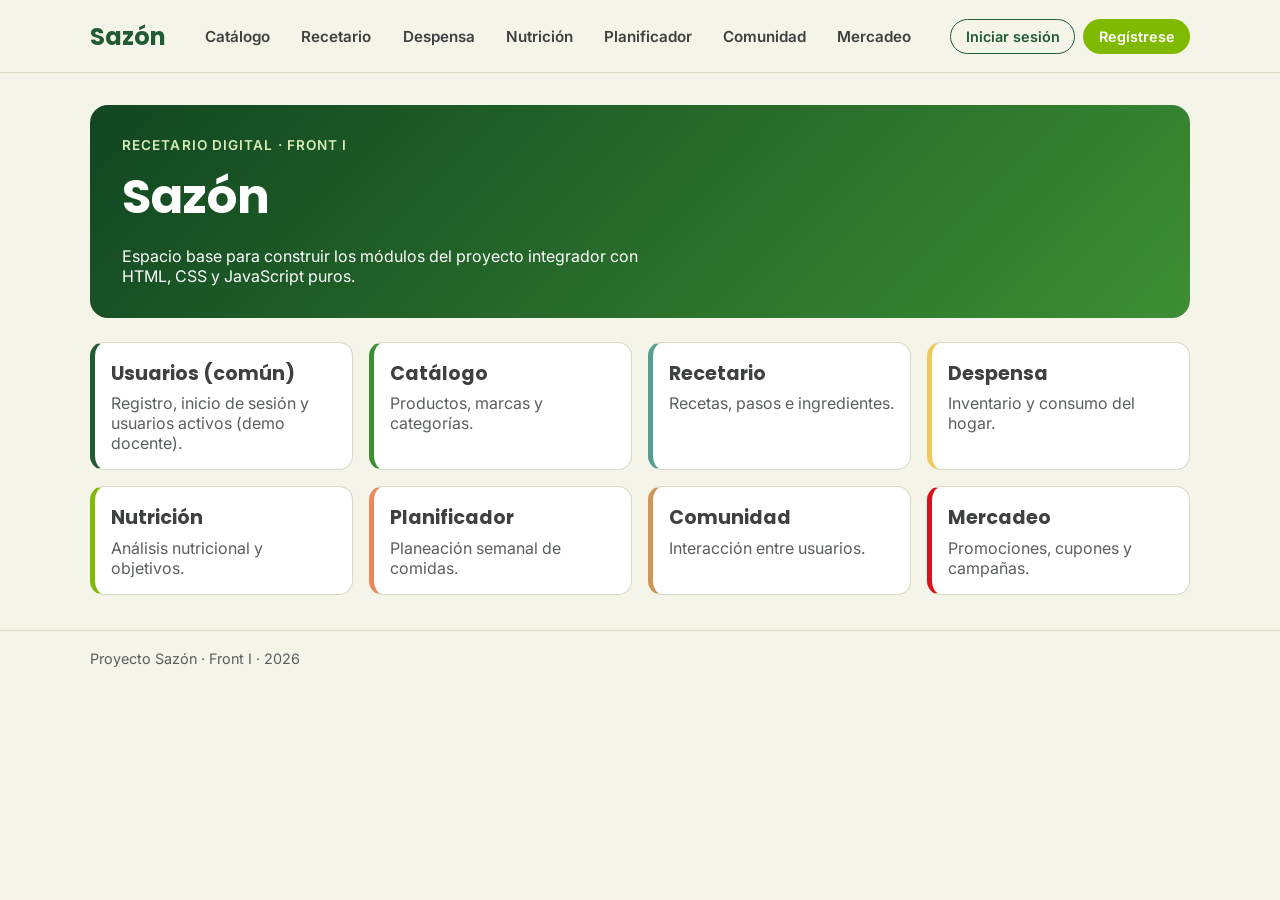
<file: index.html>
<!doctype html>
<html lang="es">
<head>
  <meta charset="utf-8">
  <meta name="viewport" content="width=device-width, initial-scale=1">
  <title>Sazón · Home</title>
  <link rel="stylesheet" href="assets/css/sazon.css">
</head>
<body>
  <header data-layout="header"></header>

  <main class="contenedor" id="contenido-principal">
    <section class="hero">
      <p class="hero-etiqueta">Recetario digital · Front I</p>
      <h1>Sazón</h1>
      <p class="hero-texto">
        Espacio base para construir los módulos del proyecto integrador con HTML, CSS y JavaScript puros.
      </p>
    </section>

    <section class="modulos-grid" aria-label="Acceso a módulos">
      <a class="tarjeta-modulo tarjeta-usuarios" href="modulos/usuarios/index.html">
        <h2>Usuarios (común)</h2>
        <p>Registro, inicio de sesión y usuarios activos (demo docente).</p>
      </a>
      <a class="tarjeta-modulo tarjeta-catalogo" href="modulos/catalogo/index.html">
        <h2>Catálogo</h2>
        <p>Productos, marcas y categorías.</p>
      </a>
      <a class="tarjeta-modulo tarjeta-recetario" href="modulos/recetario/index.html">
        <h2>Recetario</h2>
        <p>Recetas, pasos e ingredientes.</p>
      </a>
      <a class="tarjeta-modulo tarjeta-despensa" href="modulos/despensa/index.html">
        <h2>Despensa</h2>
        <p>Inventario y consumo del hogar.</p>
      </a>
      <a class="tarjeta-modulo tarjeta-nutricion" href="modulos/nutricion/index.html">
        <h2>Nutrición</h2>
        <p>Análisis nutricional y objetivos.</p>
      </a>
      <a class="tarjeta-modulo tarjeta-planificador" href="modulos/planificador/index.html">
        <h2>Planificador</h2>
        <p>Planeación semanal de comidas.</p>
      </a>
      <a class="tarjeta-modulo tarjeta-comunidad" href="modulos/comunidad/index.html">
        <h2>Comunidad</h2>
        <p>Interacción entre usuarios.</p>
      </a>
      <a class="tarjeta-modulo tarjeta-mercadeo" href="modulos/mercadeo/index.html">
        <h2>Mercadeo</h2>
        <p>Promociones, cupones y campañas.</p>
      </a>
    </section>
  </main>

  <footer data-layout="footer"></footer>

  <script src="services/api.config.js"></script>
  <script src="data/usuario.js"></script>
  <script src="data/productos.js"></script>
  <script src="data/recetas.js"></script>
  <script src="assets/js/layout.js"></script>
</body>
</html>
</file>
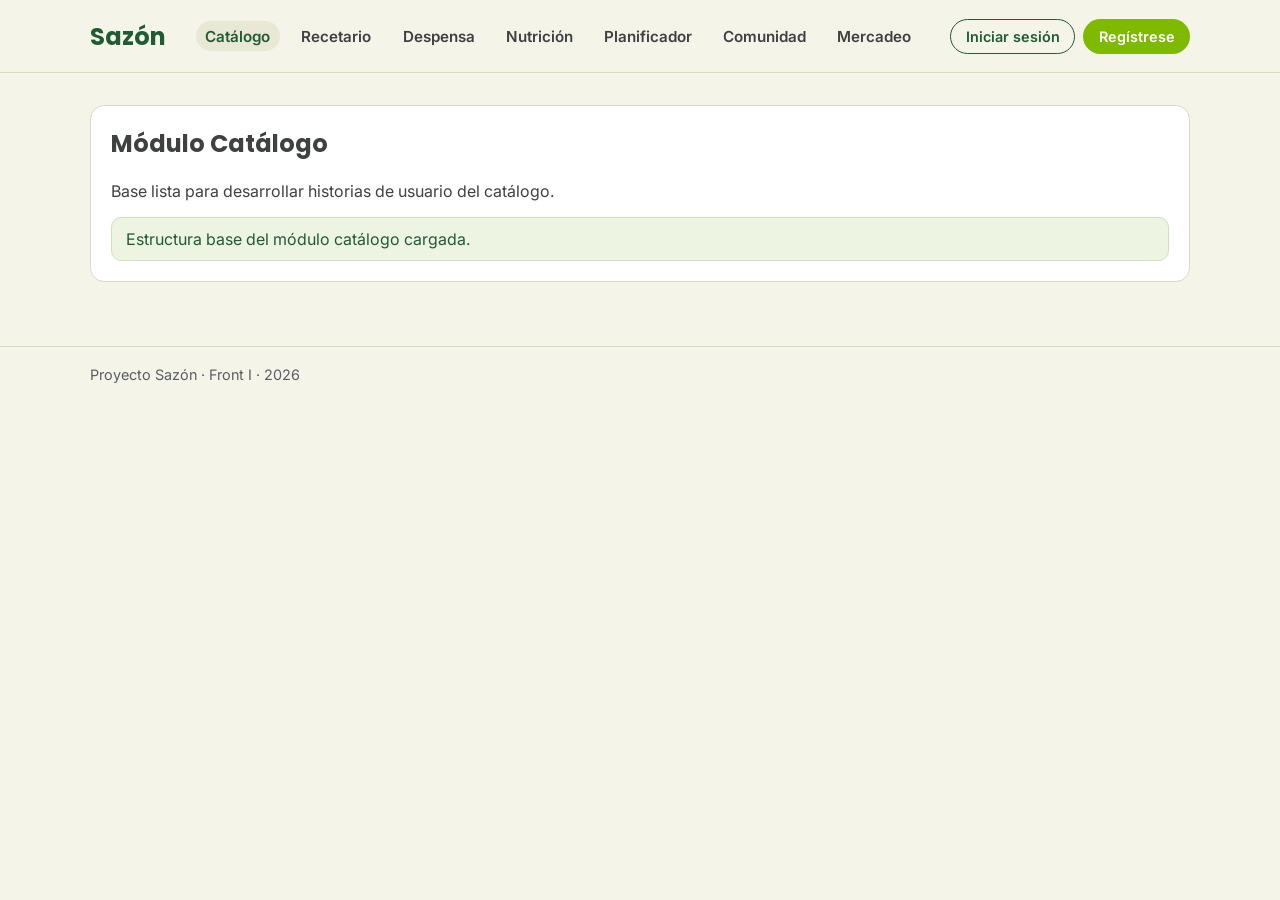
<file: modulos/catalogo/index.html>
<!doctype html>
<html lang="es">
<head>
  <meta charset="utf-8">
  <meta name="viewport" content="width=device-width, initial-scale=1">
  <title>Sazón · Catálogo</title>
  <link rel="stylesheet" href="../../assets/css/sazon.css">
</head>
<body>
  <header data-layout="header"></header>
  <main class="contenedor pagina-modulo">
    <section class="bloque-modulo">
      <h1>Módulo Catálogo</h1>
      <p>Base lista para desarrollar historias de usuario del catálogo.</p>
      <div id="catalogo-estado" class="mensaje-estado" role="status"></div>
    </section>
  </main>
  <footer data-layout="footer"></footer>
  <script src="../../services/api.config.js"></script>
  <script src="../../assets/js/layout.js"></script>
  <script src="servicio.js"></script>
  <script src="index.js"></script>
</body>
</html>
</file>
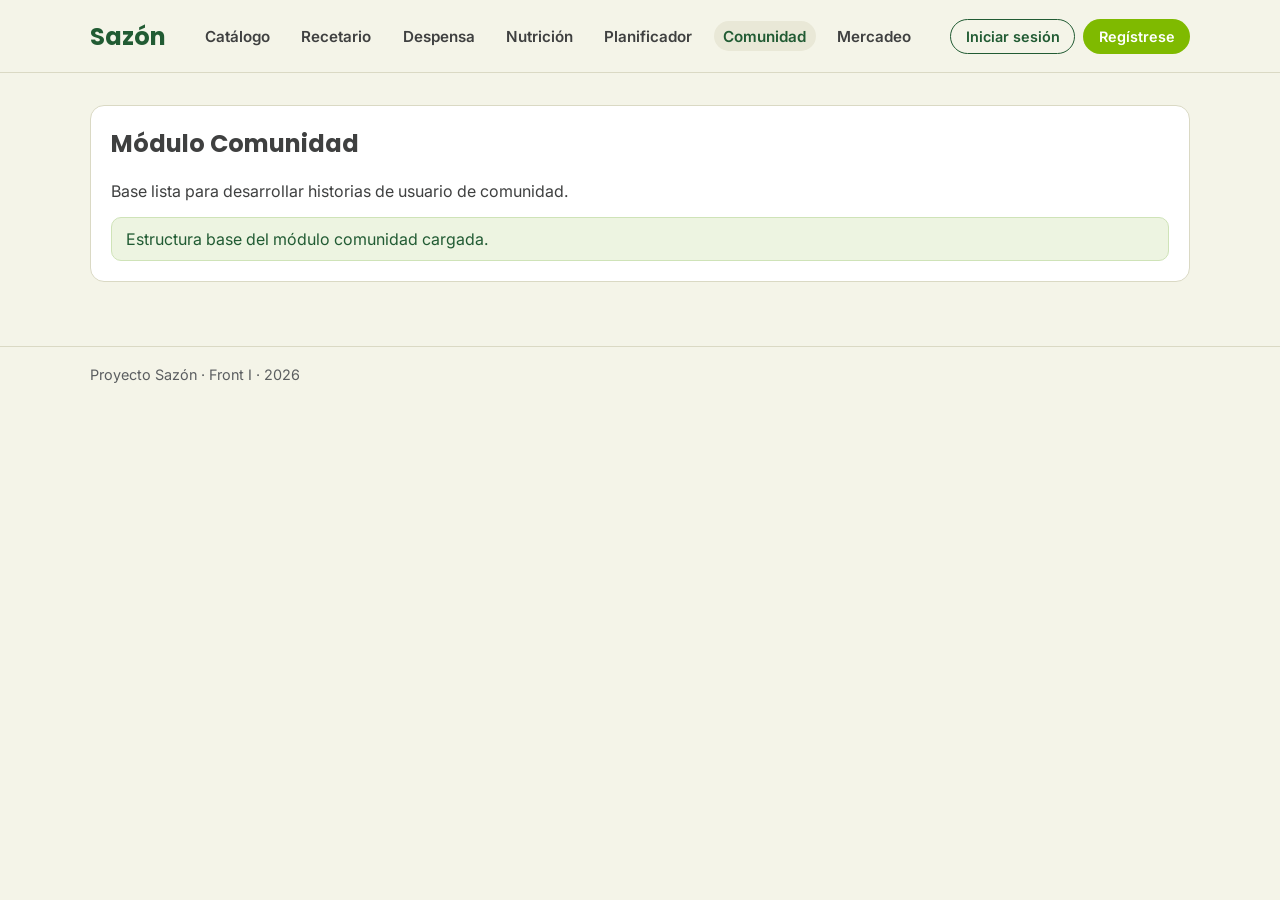
<file: modulos/comunidad/index.html>
<!doctype html>
<html lang="es">
<head>
  <meta charset="utf-8">
  <meta name="viewport" content="width=device-width, initial-scale=1">
  <title>Sazón · Comunidad</title>
  <link rel="stylesheet" href="../../assets/css/sazon.css">
</head>
<body>
  <header data-layout="header"></header>
  <main class="contenedor pagina-modulo">
    <section class="bloque-modulo">
      <h1>Módulo Comunidad</h1>
      <p>Base lista para desarrollar historias de usuario de comunidad.</p>
      <div id="comunidad-estado" class="mensaje-estado" role="status"></div>
    </section>
  </main>
  <footer data-layout="footer"></footer>
  <script src="../../services/api.config.js"></script>
  <script src="../../assets/js/layout.js"></script>
  <script src="servicio.js"></script>
  <script src="index.js"></script>
</body>
</html>
</file>
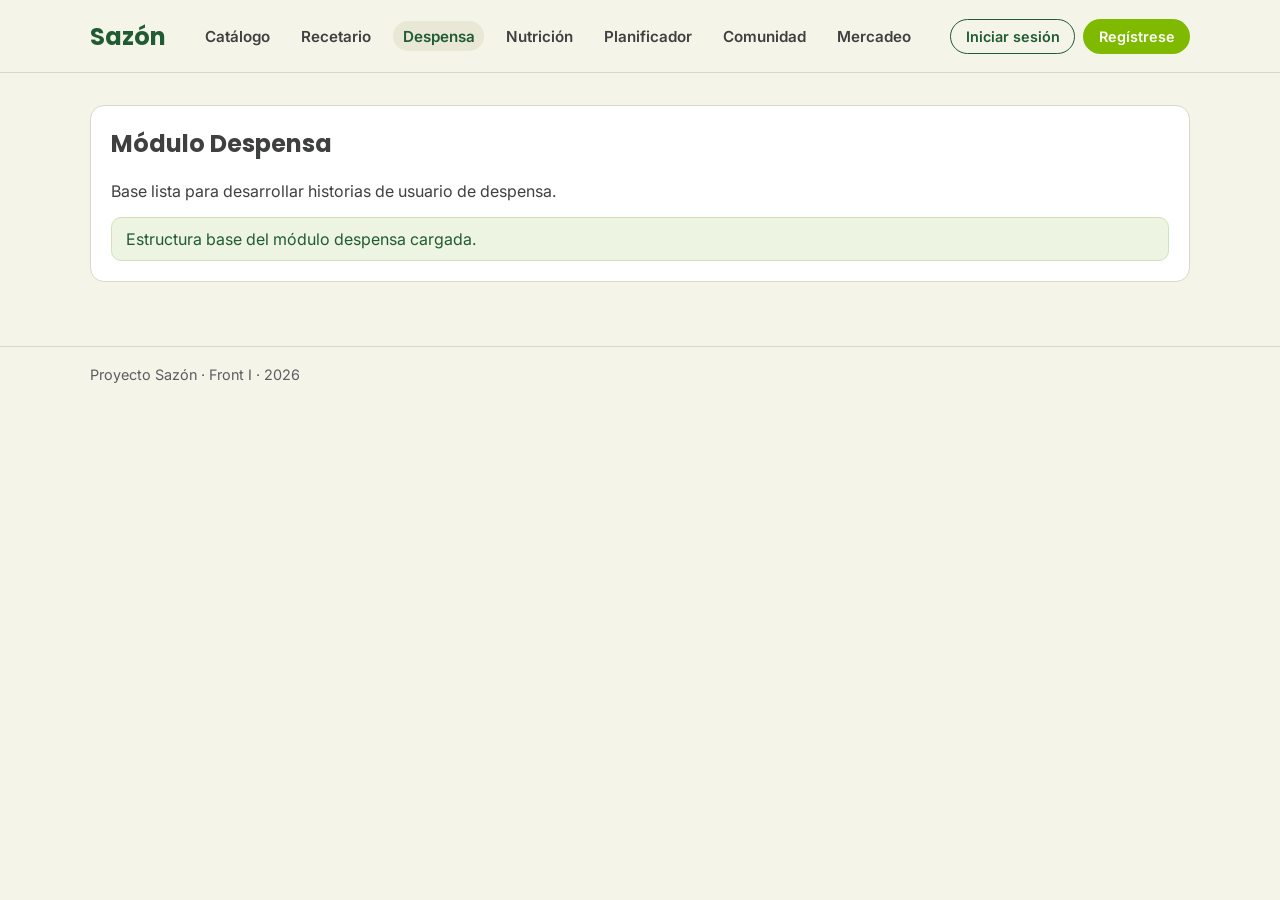
<file: modulos/despensa/index.html>
<!doctype html>
<html lang="es">
<head>
  <meta charset="utf-8">
  <meta name="viewport" content="width=device-width, initial-scale=1">
  <title>Sazón · Despensa</title>
  <link rel="stylesheet" href="../../assets/css/sazon.css">
</head>
<body>
  <header data-layout="header"></header>
  <main class="contenedor pagina-modulo">
    <section class="bloque-modulo">
      <h1>Módulo Despensa</h1>
      <p>Base lista para desarrollar historias de usuario de despensa.</p>
      <div id="despensa-estado" class="mensaje-estado" role="status"></div>
    </section>
  </main>
  <footer data-layout="footer"></footer>
  <script src="../../services/api.config.js"></script>
  <script src="../../assets/js/layout.js"></script>
  <script src="servicio.js"></script>
  <script src="index.js"></script>
</body>
</html>
</file>
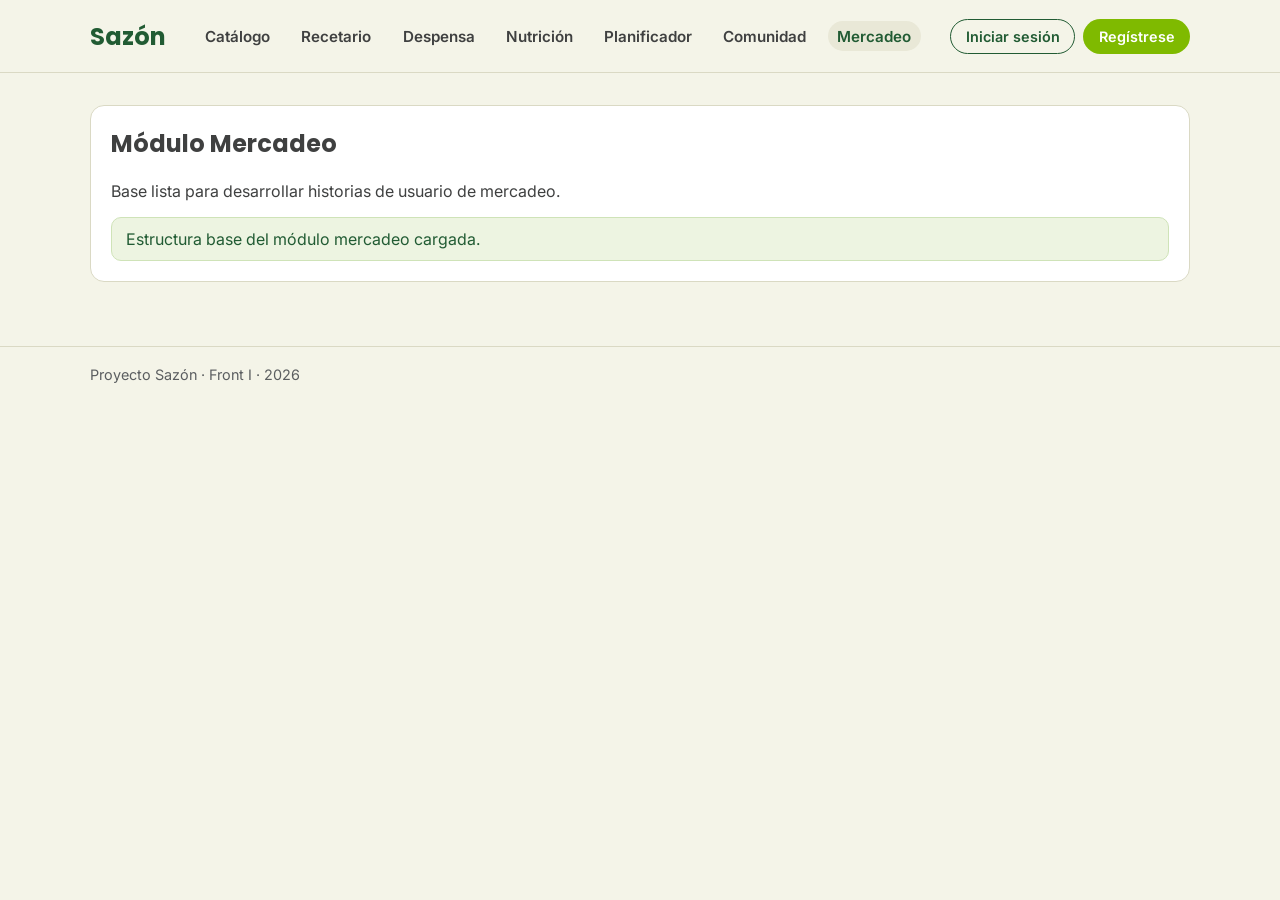
<file: modulos/mercadeo/index.html>
<!doctype html>
<html lang="es">
<head>
  <meta charset="utf-8">
  <meta name="viewport" content="width=device-width, initial-scale=1">
  <title>Sazón · Mercadeo</title>
  <link rel="stylesheet" href="../../assets/css/sazon.css">
</head>
<body>
  <header data-layout="header"></header>
  <main class="contenedor pagina-modulo">
    <section class="bloque-modulo">
      <h1>Módulo Mercadeo</h1>
      <p>Base lista para desarrollar historias de usuario de mercadeo.</p>
      <div id="mercadeo-estado" class="mensaje-estado" role="status"></div>
    </section>
  </main>
  <footer data-layout="footer"></footer>
  <script src="../../services/api.config.js"></script>
  <script src="../../assets/js/layout.js"></script>
  <script src="servicio.js"></script>
  <script src="index.js"></script>
</body>
</html>
</file>
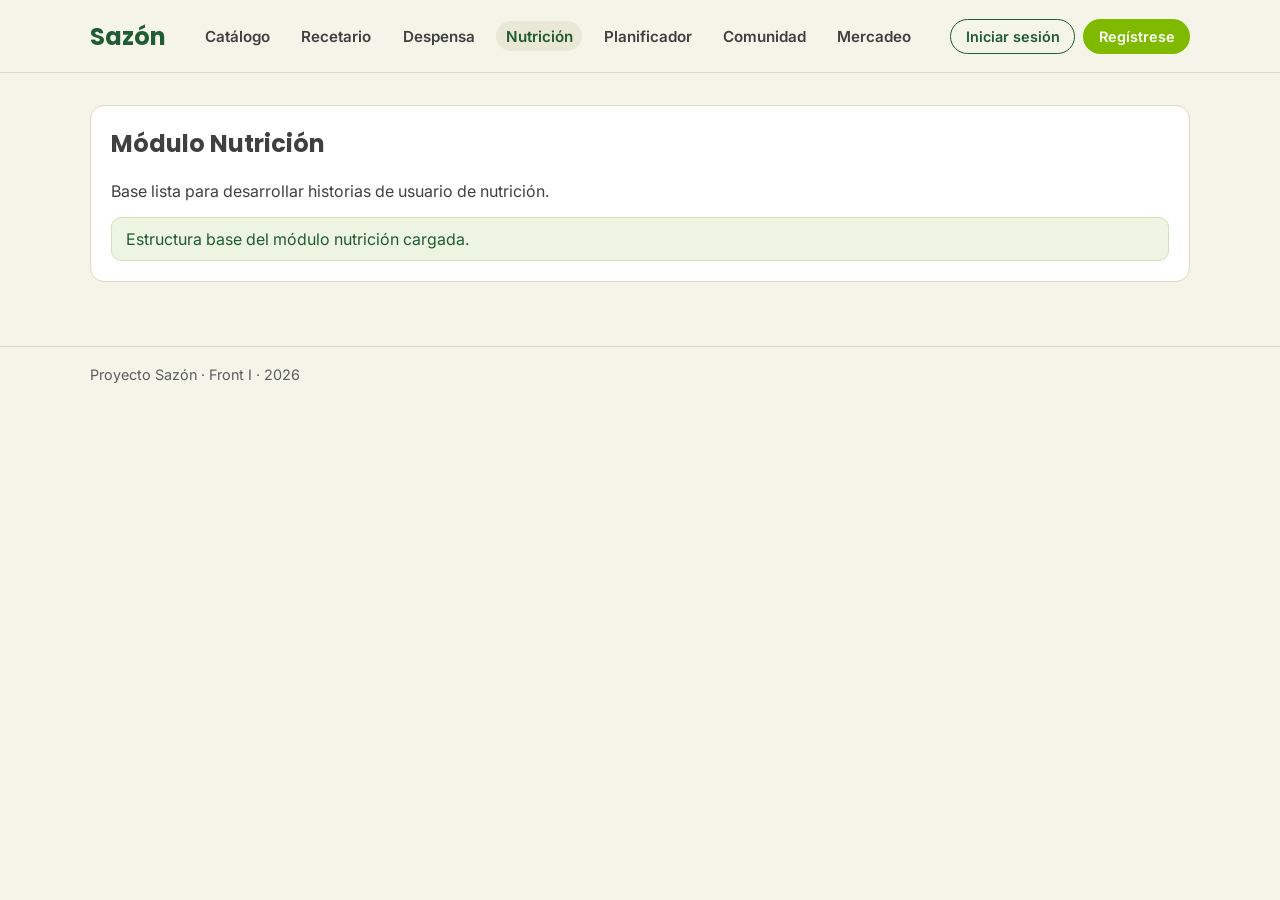
<file: modulos/nutricion/index.html>
<!doctype html>
<html lang="es">
<head>
  <meta charset="utf-8">
  <meta name="viewport" content="width=device-width, initial-scale=1">
  <title>Sazón · Nutrición</title>
  <link rel="stylesheet" href="../../assets/css/sazon.css">
</head>
<body>
  <header data-layout="header"></header>
  <main class="contenedor pagina-modulo">
    <section class="bloque-modulo">
      <h1>Módulo Nutrición</h1>
      <p>Base lista para desarrollar historias de usuario de nutrición.</p>
      <div id="nutricion-estado" class="mensaje-estado" role="status"></div>
    </section>
  </main>
  <footer data-layout="footer"></footer>
  <script src="../../services/api.config.js"></script>
  <script src="../../assets/js/layout.js"></script>
  <script src="servicio.js"></script>
  <script src="index.js"></script>
</body>
</html>
</file>
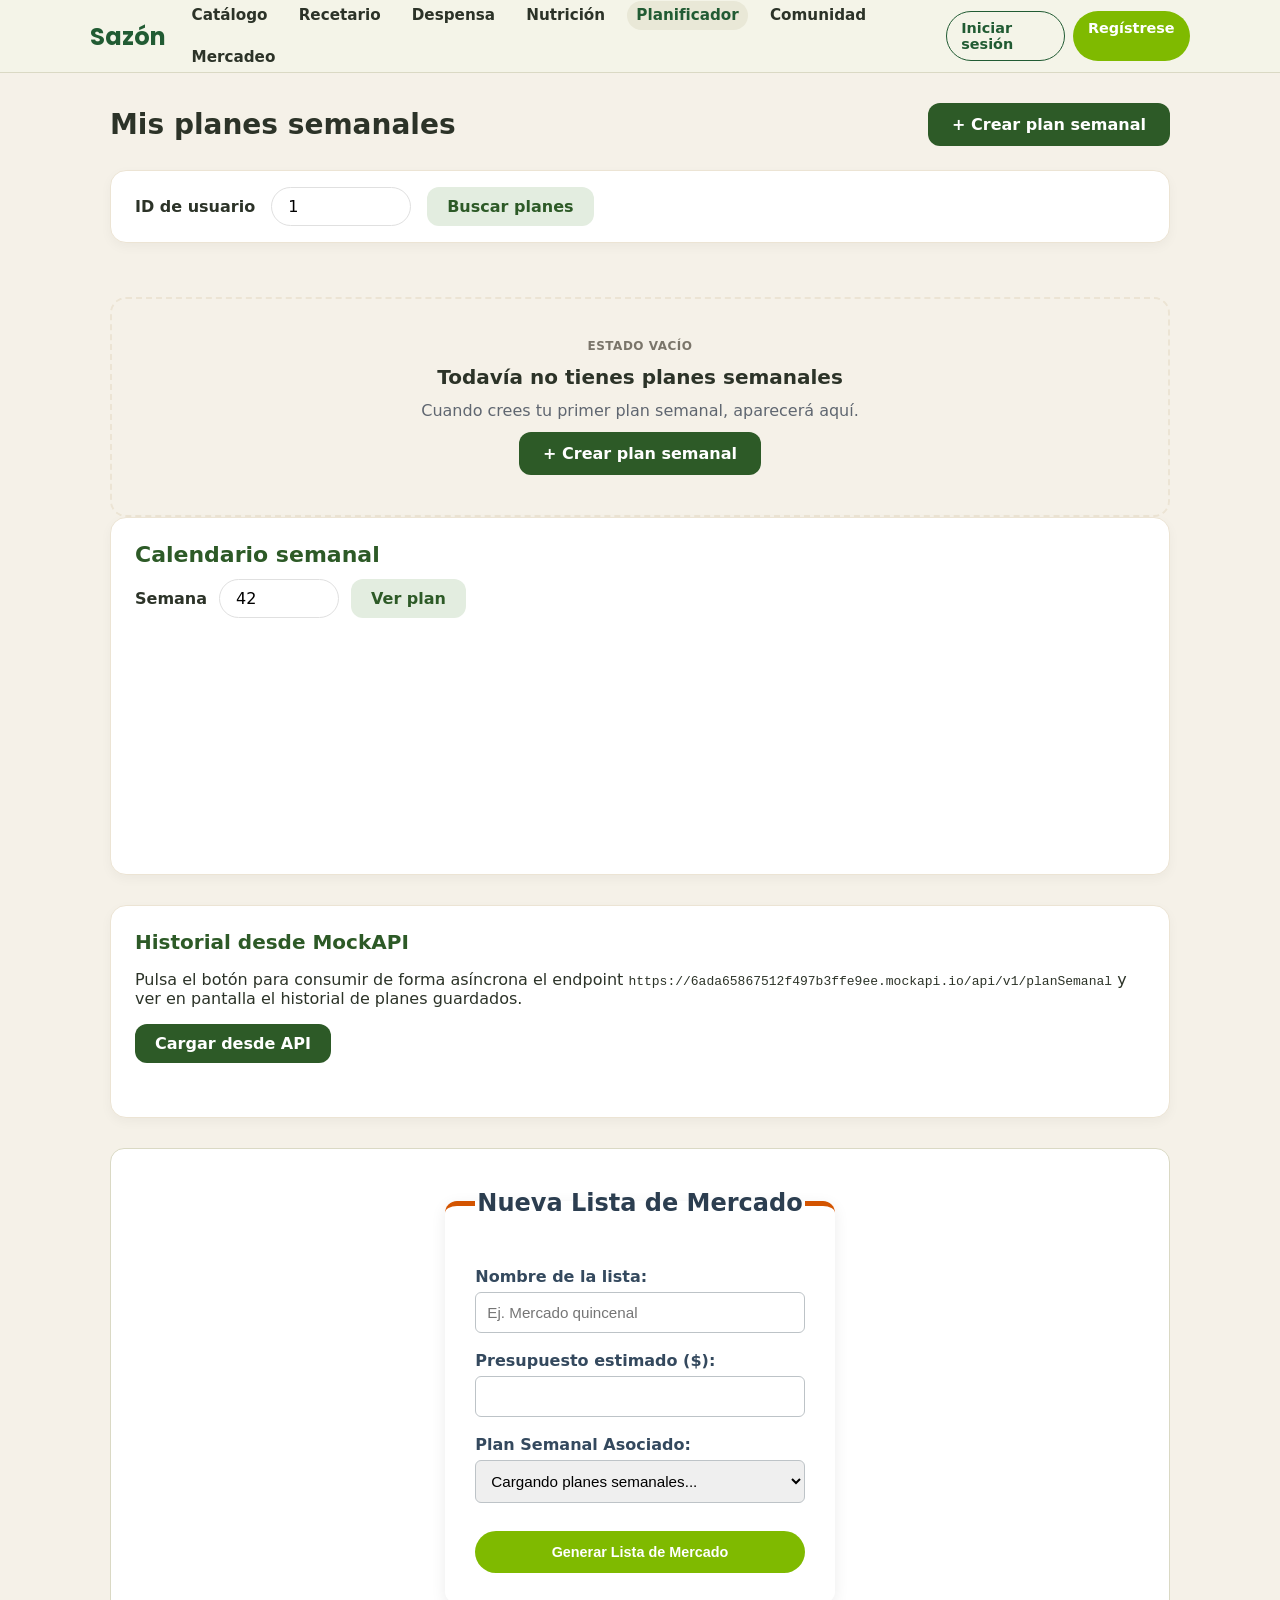
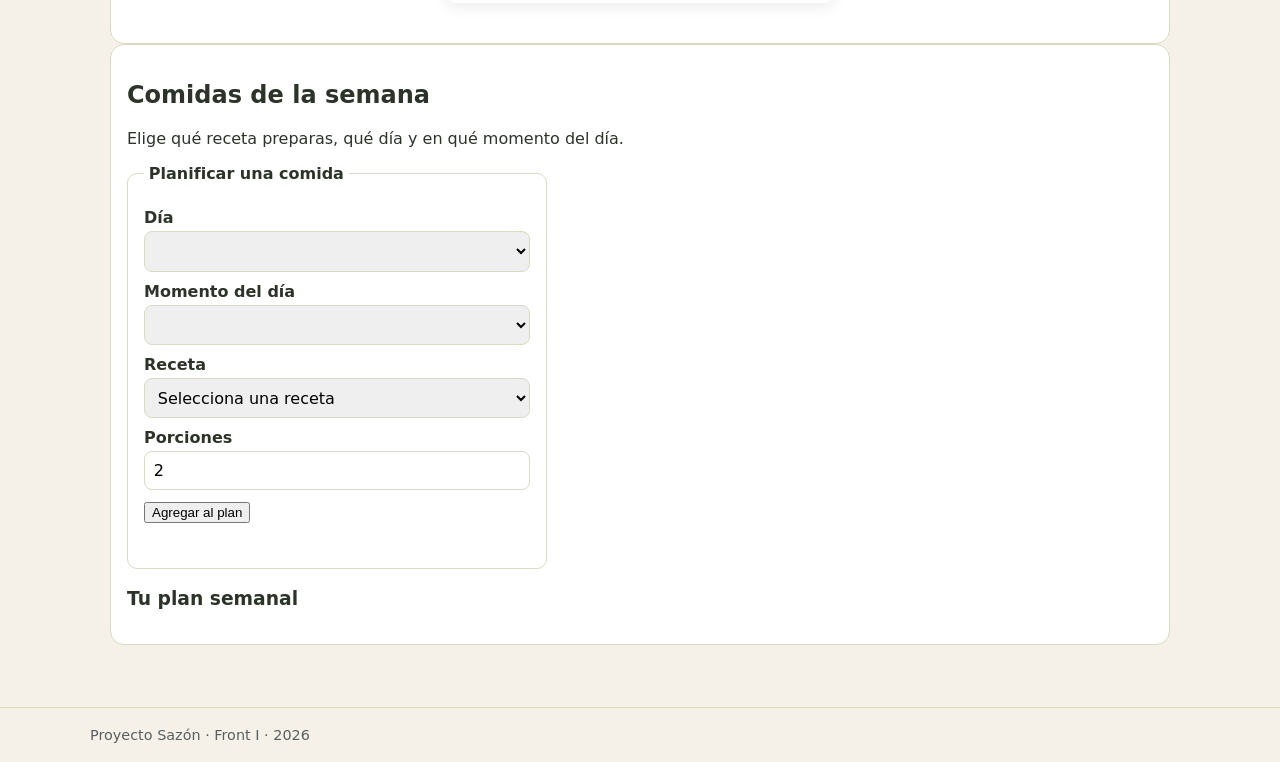
<file: modulos/planificador/index.html>
<!DOCTYPE html>
<html lang="es">
<head>
  <meta charset="UTF-8">
  <meta name="viewport" content="width=device-width, initial-scale=1.0">
  <title>Sazón · Planificador</title>
  <link rel="icon" href="data:,">
  <link rel="stylesheet" href="../../assets/css/sazon.css">
  <link rel="stylesheet" href="planificador.css">
  <link rel="stylesheet" href="PlanSemanal.css">
</head>
<body>
  <header data-layout="header"></header>

  <main class="contenedor pagina-modulo planificador-pagina">
    <div class="planificador-encabezado">
      <h1>Mis planes semanales</h1>
      <button id="planificador-btn-crear" class="btn btn-primario planificador-btn-primario" type="button">+ Crear plan semanal</button>
    </div>

    <form id="planificador-form-filtro" class="bloque-modulo planificador-filtro" novalidate>
      <fieldset class="planificador-fieldset">
        <legend class="planificador-solo-lectores">Buscar planes por usuario</legend>
        <div class="planificador-filtro-fila">
          <label for="planificador-filtro-idusuario" class="planificador-filtro-etiqueta">ID de usuario</label>
          <input id="planificador-filtro-idusuario" name="idUsuario" type="number" min="1" step="1" value="1" placeholder="Ej: 1" aria-describedby="planificador-error-filtro" />
          <button id="planificador-btn-buscar" class="btn planificador-btn-buscar" type="submit">Buscar planes</button>
          <span id="planificador-contador" class="planificador-contador" role="status"></span>
        </div>
        <p id="planificador-error-filtro" class="planificador-error" role="alert"></p>
      </fieldset>
    </form>

    <div id="planificador-lista" class="planificador-grid"></div>

    <section id="planificador-vacio" class="bloque-modulo planificador-estado-vacio" aria-labelledby="planificador-vacio-titulo">
      <span class="planificador-estado-vacio-etiqueta">ESTADO VACÍO</span>
      <h2 id="planificador-vacio-titulo" class="planificador-estado-vacio-titulo">Todavía no tienes planes semanales</h2>
      <p>Cuando crees tu primer plan semanal, aparecerá aquí.</p>
      <button id="planificador-btn-crear-vacio" class="btn btn-primario planificador-btn-primario" type="button">+ Crear plan semanal</button>
    </section>

    <!-- ===== G5-CAL-F01 · inicio · Calendario semanal (HU 5.1.1 / 5.1.2) ===== -->
    <section id="planificador-calendario-semana" class="bloque-modulo planificador-calendario-semana" aria-labelledby="planificador-calendario-titulo">
      <header class="planificador-calendario-encabezado">
        <h2 id="planificador-calendario-titulo" class="planificador-calendario-titulo">Calendario semanal</h2>
        <form id="planificador-form-semana" class="planificador-form-semana" novalidate>
          <label for="planificador-input-semana" class="planificador-filtro-etiqueta">Semana</label>
          <input id="planificador-input-semana" name="semana" type="number" min="1" max="53" step="1" value="42" placeholder="Ej: 42" aria-describedby="planificador-error-semana" />
          <button id="planificador-btn-ver-semana" class="btn planificador-btn-buscar" type="submit">Ver plan</button>
          <span id="planificador-semana-estado" class="planificador-contador" role="status"></span>
        </form>
        <p id="planificador-error-semana" class="planificador-error" role="alert"></p>
      </header>
      <div id="planificador-calendario-contenido" class="planificador-calendario-contenido" aria-live="polite"></div>
    </section>
    <!-- ===== G5-CAL-F01 · fin ===== -->

    <!-- ===== G5-API · Historial desde MockAPI ===== -->
    <section id="planificador-api-captura" class="bloque-modulo planificador-api-captura" aria-labelledby="planificador-api-captura-titulo">
      <header class="planificador-api-captura-encabezado">
        <h2 id="planificador-api-captura-titulo" class="planificador-api-captura-titulo">Historial desde MockAPI</h2>
        <span id="planificador-api-captura-estado" class="planificador-api-captura-estado" role="status"></span>
      </header>
      <p class="planificador-api-captura-descripcion">
        Pulsa el botón para consumir de forma asíncrona el endpoint
        <code>https://6ada65867512f497b3ffe9ee.mockapi.io/api/v1/planSemanal</code>
        y ver en pantalla el historial de planes guardados.
      </p>
      <button id="planificador-btn-cargar-api" class="btn planificador-btn-cargar-api" type="button">Cargar desde API</button>
      <div id="planificador-api-captura-lista" class="planificador-grid"></div>
    </section>

    <!-- ===== G5-LIS · Lista de Mercado (Samudio) ===== -->
    <section class="bloque-modulo listamercado-contenedor">
      <form id="listamercado-form">
        <fieldset class="listamercado-fieldset">
          <legend class="listamercado-legend">Nueva Lista de Mercado</legend>
          <div class="listamercado-grupo-form">
            <label for="listamercado-nombre" class="listamercado-label">Nombre de la lista:</label>
            <input type="text" id="listamercado-nombre" name="nombre" required placeholder="Ej. Mercado quincenal" class="listamercado-input">
          </div>
          <div class="listamercado-grupo-form">
            <label for="listamercado-presupuesto" class="listamercado-label">Presupuesto estimado ($):</label>
            <input type="number" id="listamercado-presupuesto" name="presupuesto" required min="0" step="1000" class="listamercado-input">
          </div>
          <div class="listamercado-grupo-form">
            <label for="listamercado-idPlanSemanal" class="listamercado-label">Plan Semanal Asociado:</label>
            <select id="listamercado-idPlanSemanal" name="idPlanSemanal" required class="listamercado-select">
              <option value="">Cargando planes semanales...</option>
            </select>
          </div>
          <button type="submit" class="btn btn-primario listamercado-btn">Generar Lista de Mercado</button>
        </fieldset>
      </form>
      <div id="listamercado-mensaje" class="listamercado-oculto"></div>
    </section>
  

    <!-- ===== G5-COM · ComidaPlanificada · inicio ===== -->
    <section class="bloque-modulo planificador" aria-labelledby="tituloComidas">
      <h2 id="tituloComidas">Comidas de la semana</h2>
      <p>Elige qué receta preparas, qué día y en qué momento del día.</p>

      <form id="formComida" class="planificador-form" novalidate>
        <fieldset>
          <legend>Planificar una comida</legend>

          <label for="diaSemana">Día</label>
          <select id="diaSemana" name="díaSemana" required></select>

          <label for="tipoComida">Momento del día</label>
          <select id="tipoComida" name="tipoComida" required></select>

          <label for="idReceta">Receta</label>
          <select id="idReceta" name="idReceta" required>
            <option value="">Selecciona una receta</option>
          </select>

          <label for="porciones">Porciones</label>
          <input id="porciones" name="porciones" type="number" min="1" max="20" value="2" required>

          <button type="submit">Agregar al plan</button>
          <p id="mensaje" class="planificador-mensaje" role="status" aria-live="polite"></p>
        </fieldset>
      </form>

      <h3 id="tituloSemana">Tu plan semanal</h3>
      <div id="semana" class="semana" aria-labelledby="tituloSemana"></div>
    </section>
    <!-- ===== G5-COM · ComidaPlanificada · fin ===== -->

    <dialog id="planificador-modal-plan" class="planificador-modal" aria-labelledby="planificador-modal-titulo">
      <form id="planificador-form-plan" novalidate>
        <h2 id="planificador-modal-titulo" class="planificador-modal-titulo">Crear plan semanal</h2>
        <input type="hidden" id="planificador-id" name="id" />
        <fieldset class="planificador-fieldset">
          <legend class="planificador-legend">Datos del plan semanal</legend>
          <div class="planificador-grupo">
            <label for="planificador-idusuario">ID de usuario <span aria-hidden="true">*</span></label>
            <input id="planificador-idusuario" name="idUsuario" type="number" min="1" step="1" placeholder="Ej: 1" required aria-describedby="planificador-error-idusuario" />
            <p id="planificador-error-idusuario" class="planificador-error" role="alert"></p>
          </div>
          <div class="planificador-grupo">
            <label for="planificador-nombre">Nombre del plan <span aria-hidden="true">*</span></label>
            <input id="planificador-nombre" name="nombre" type="text" placeholder="Ej: Mi menú semanal" required aria-describedby="planificador-error-nombre" />
            <p id="planificador-error-nombre" class="planificador-error" role="alert"></p>
          </div>
          <div class="planificador-fila">
            <div class="planificador-grupo">
              <label for="planificador-fecha-inicio">Fecha de inicio <span aria-hidden="true">*</span></label>
              <input id="planificador-fecha-inicio" name="fechaInicio" type="date" required aria-describedby="planificador-error-fecha-inicio" />
              <p id="planificador-error-fecha-inicio" class="planificador-error" role="alert"></p>
            </div>
            <div class="planificador-grupo">
              <label for="planificador-fecha-fin">Fecha de finalización <span aria-hidden="true">*</span></label>
              <input id="planificador-fecha-fin" name="fechaFin" type="date" required aria-describedby="planificador-error-fecha-fin" />
              <p id="planificador-error-fecha-fin" class="planificador-error" role="alert"></p>
            </div>
          </div>
          <div class="planificador-grupo">
            <label for="planificador-semana">Semana del año (opcional)</label>
            <input id="planificador-semana" name="semana" type="number" min="1" max="53" step="1" placeholder="Vacío = calcular desde fecha de inicio" aria-describedby="planificador-error-semana-plan" />
            <p id="planificador-error-semana-plan" class="planificador-error" role="alert"></p>
          </div>
          <div class="planificador-grupo">
            <label for="planificador-activo">Estado del plan <span aria-hidden="true">*</span></label>
            <select id="planificador-activo" name="activo" required aria-describedby="planificador-error-activo">
              <option value="true">Activo</option>
              <option value="false">Inactivo</option>
            </select>
            <p id="planificador-error-activo" class="planificador-error" role="alert"></p>
          </div>
        </fieldset>
        <p id="planificador-error-general" class="planificador-error planificador-error-general" role="alert"></p>
        <div class="planificador-modal-acciones">
          <button id="planificador-btn-cancelar" class="btn planificador-btn-secundario" type="button">Cancelar</button>
          <button id="planificador-btn-guardar" class="btn btn-primario planificador-btn-primario" type="submit">Guardar plan</button>
        </div>
      </form>
    </dialog>

    <dialog id="planificador-modal-detalle" class="planificador-modal" aria-labelledby="planificador-modal-detalle-titulo">
      <h2 id="planificador-modal-detalle-titulo" class="planificador-modal-titulo">Detalle del plan semanal</h2>
      <dl id="planificador-detalle" class="planificador-detalle"></dl>
      <div class="planificador-modal-acciones">
        <button id="planificador-btn-cerrar-detalle" class="btn planificador-btn-secundario" type="button">Cerrar</button>
      </div>
    </dialog>

    <div id="planificador-mensaje-exito" class="planificador-alerta-exito" role="status" aria-live="polite"></div>
    <div id="planificador-mensaje-error" class="planificador-alerta-error" role="alert"></div>
  </main>

  <footer data-layout="footer"></footer>

  <script src="../../services/api.config.js"></script>
  <script src="../../assets/js/layout.js"></script>
  <script src="../../data/recetas.js"></script>
  <script src="../../data/planificador.js"></script>
  <script src="servicio.js" charset="utf-8"></script>
  <script src="comidaplanificada.servicio.js"></script>
  <script src="index.js" charset="utf-8"></script>
</body>
</html>
</file>
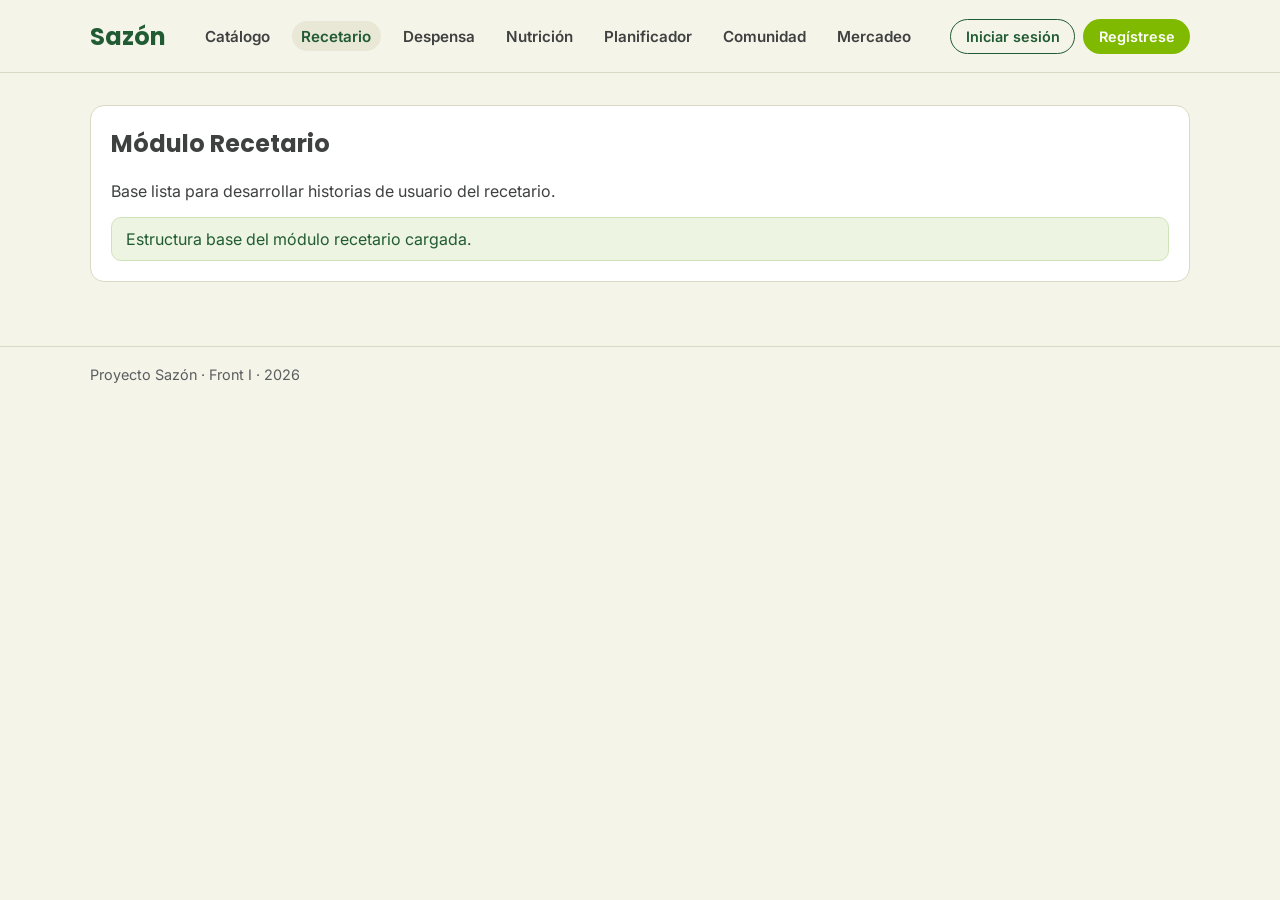
<file: modulos/recetario/index.html>
<!doctype html>
<html lang="es">
<head>
  <meta charset="utf-8">
  <meta name="viewport" content="width=device-width, initial-scale=1">
  <title>Sazón · Recetario</title>
  <link rel="stylesheet" href="../../assets/css/sazon.css">
</head>
<body>
  <header data-layout="header"></header>
  <main class="contenedor pagina-modulo">
    <section class="bloque-modulo">
      <h1>Módulo Recetario</h1>
      <p>Base lista para desarrollar historias de usuario del recetario.</p>
      <div id="recetario-estado" class="mensaje-estado" role="status"></div>
    </section>
  </main>
  <footer data-layout="footer"></footer>
  <script src="../../services/api.config.js"></script>
  <script src="../../assets/js/layout.js"></script>
  <script src="servicio.js"></script>
  <script src="index.js"></script>
</body>
</html>
</file>
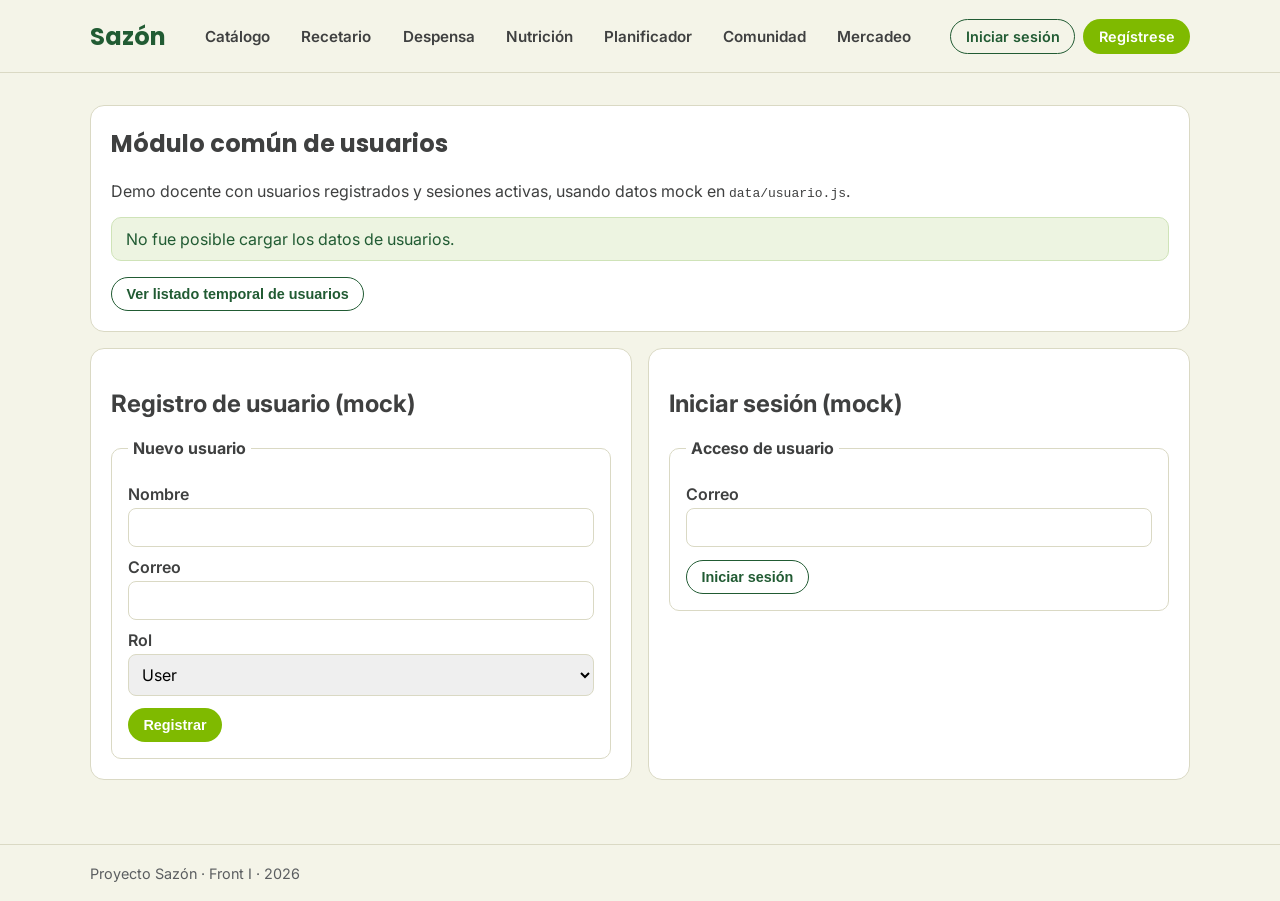
<file: modulos/usuarios/index.html>
<!doctype html>
<html lang="es">
<head>
  <meta charset="utf-8">
  <meta name="viewport" content="width=device-width, initial-scale=1">
  <title>Sazón · Usuarios</title>
  <link rel="stylesheet" href="../../assets/css/sazon.css">
  <link rel="stylesheet" href="usuarios.css">
</head>
<body>
  <header data-layout="header"></header>

  <main class="contenedor pagina-modulo">
    <section class="bloque-modulo">
      <h1>Módulo común de usuarios</h1>
      <p>Demo docente con usuarios registrados y sesiones activas, usando datos mock en <code>data/usuario.js</code>.</p>
      <p id="usuarios-alerta" class="mensaje-estado" role="status"></p>
      <button id="toggle-listado-usuarios" class="btn btn-secundario" type="button" aria-expanded="false">
        Ver listado temporal de usuarios
      </button>
    </section>

    <section id="panel-listado-usuarios" class="usuarios-paneles usuarios-paneles-oculto" aria-label="Panel de usuarios">
      <article class="usuarios-columna">
        <h2>Usuarios registrados</h2>
        <div class="tabla-contenedor">
          <table class="usuarios-tabla">
            <caption>Listado de usuarios creados</caption>
            <thead>
              <tr>
                <th scope="col">ID</th>
                <th scope="col">Nombre</th>
                <th scope="col">Correo</th>
                <th scope="col">Rol</th>
              </tr>
            </thead>
            <tbody id="usuarios-registrados-body"></tbody>
          </table>
        </div>
      </article>

      <article class="usuarios-columna">
        <h2>Usuarios logeados</h2>
        <div id="usuarios-logeados-lista" class="sesiones-lista"></div>
      </article>
    </section>

    <section class="usuarios-formularios" aria-label="Formulario de usuarios">
      <article class="bloque-modulo">
        <h2 id="registro">Registro de usuario (mock)</h2>
        <form id="form-registro">
          <fieldset>
            <legend>Nuevo usuario</legend>
            <label for="registro-nombre">Nombre</label>
            <input id="registro-nombre" name="nombreUsuario" type="text" required>

            <label for="registro-correo">Correo</label>
            <input id="registro-correo" name="correo" type="email" required>

            <label for="registro-rol">Rol</label>
            <select id="registro-rol" name="rol" required>
              <option value="user">User</option>
              <option value="admin">Admin</option>
            </select>

            <button class="btn btn-primario" type="submit">Registrar</button>
          </fieldset>
        </form>
      </article>

      <article class="bloque-modulo">
        <h2 id="login">Iniciar sesión (mock)</h2>
        <form id="form-login">
          <fieldset>
            <legend>Acceso de usuario</legend>
            <label for="login-correo">Correo</label>
            <input id="login-correo" name="correo" type="email" required>
            <button class="btn btn-secundario" type="submit">Iniciar sesión</button>
          </fieldset>
        </form>
      </article>
    </section>
  </main>

  <footer data-layout="footer"></footer>

  <script src="../../services/api.config.js"></script>
  <script src="../../data/usuario.js"></script>
  <script src="usuario.servicio.js"></script>
  <script src="../../assets/js/layout.js"></script>
  <script src="index.js"></script>
</body>
</html>
</file>
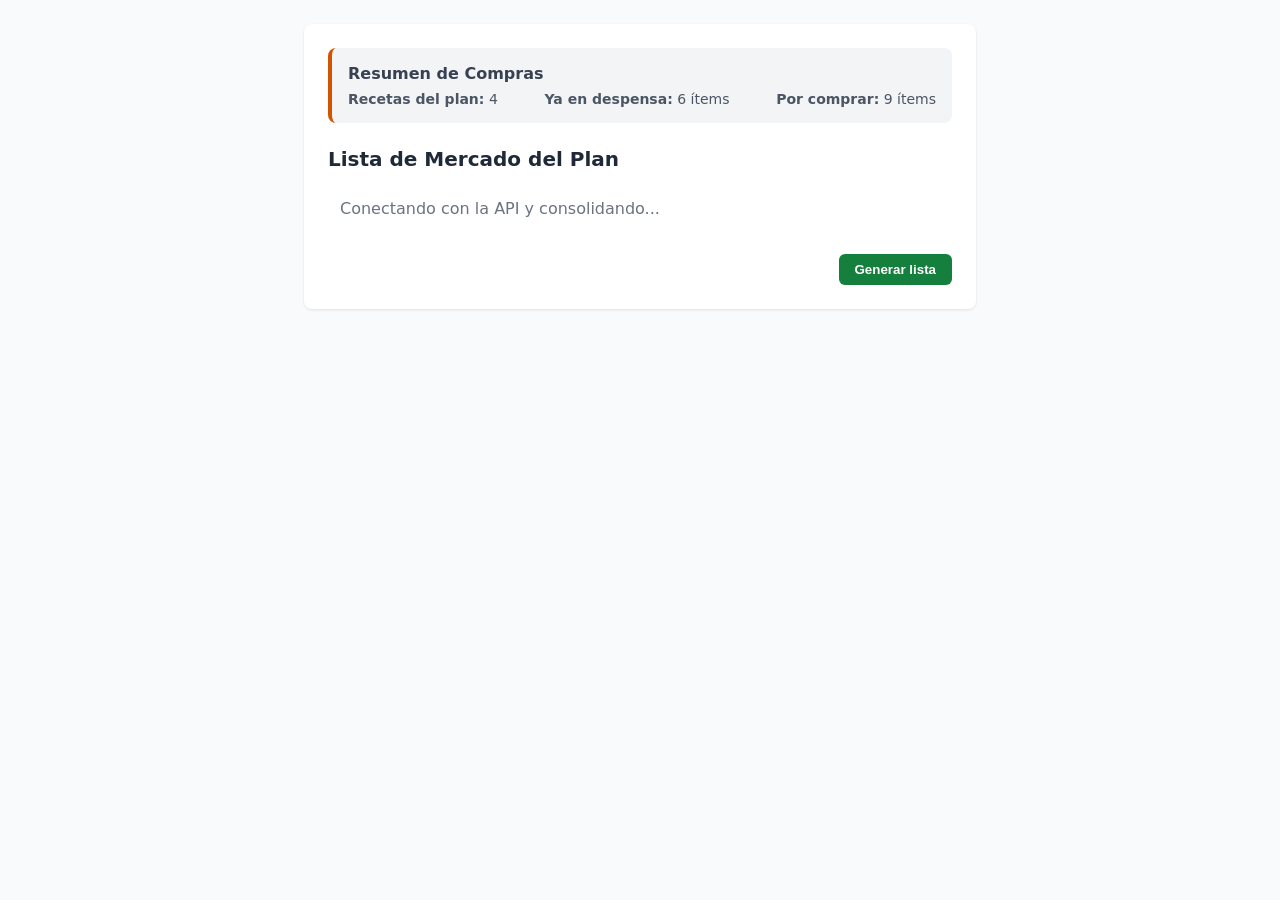
<file: lista-mercado.html>
<!DOCTYPE html>
<html lang="es">
<head>
    <meta charset="UTF-8">
    <meta name="viewport" content="width=device-width, initial-scale=1.0">
    <title>Lista de Mercado Generada</title>
        <link rel="stylesheet" href="assets/css/sazon.css">
    <style>
        body { background-color: #f9fafb; font-family: system-ui, -apple-system, sans-serif; padding: 1.5rem; color: #1f2937; }
        main { max-width: 42rem; margin: 0 auto; background: #ffffff; padding: 1.5rem; border-radius: 0.5rem; box-shadow: 0 1px 3px rgba(0,0,0,0.1); }
        h2 { font-size: 1.25rem; font-weight: bold; margin-bottom: 1rem; color: #1f2937; }
        ul { list-style: disc; padding-left: 1.25rem; display: flex; flex-direction: column; gap: 0.5rem; }
        .btn-generar { background-color: #15803d; color: white; font-weight: bold; padding: 0.5rem 1rem; border-radius: 0.375rem; border: none; cursor: pointer; transition: background-color 0.2s; }
        .btn-generar:hover { background-color: #166534; }
        .contenedor-btn { margin-top: 1.5rem; text-align: right; }
        .alerta { margin-top: 1rem; padding: 0.75rem; background-color: #dcfce7; color: #166534; border: 1px solid #bbf7d0; border-radius: 0.375rem; text-align: center; font-weight: 600; }
        .hidden { display: none !important; }
                /* ===== G5-CHK · inicio ===== */
        #contenedor-lista-mercado { list-style: none; padding-left: 0; }

        .planificador-lista-item {
            display: flex;
            align-items: center;
            gap: 0.75rem;
            padding: 0.75rem;
            background: var(--card);
            border: 1px solid var(--linea);
            border-radius: 0.375rem;
        }

        .planificador-lista-item input[type="checkbox"] {
            width: 1.25rem;
            height: 1.25rem;
            flex: none;
            accent-color: var(--verde-hondo);
            cursor: pointer;
        }

        .planificador-lista-item label {
            flex: 1;
            display: flex;
            justify-content: space-between;
            gap: 1rem;
            cursor: pointer;
            color: var(--texto);
        }

        .planificador-item-comprado { background: var(--crema-2); }
        .planificador-item-tachado { text-decoration: line-through; }
        /* ===== G5-CHK · fin ===== */
    </style>
</head>
<body>
    <main>

        <!-- Panel de Resumen (HU 5.3.3) -->
        <div class="planificador-resumen-card" style="background-color: #f3f4f6; padding: 1rem; border-radius: 0.5rem; margin-bottom: 1.5rem; border-left: 4px solid #d35400;">
            <h3 style="font-size: 1rem; font-weight: bold; margin-bottom: 0.5rem; margin-top: 0; color: #374151;">Resumen de Compras</h3>
            <div style="display: flex; justify-content: space-between; font-size: 0.875rem; color: #4b5563;">
                <div><strong>Recetas del plan:</strong> <span id="stat-recetas">4</span></div>
                <div><strong>Ya en despensa:</strong> <span id="stat-despensa">6</span> ítems</div>
                <div><strong>Por comprar:</strong> <span id="stat-comprar">9</span> ítems</div>
            </div>
        </div>

        <h2>Lista de Mercado del Plan</h2>
        
        <ul id="contenedor-lista-mercado">
            <!-- Los ítems se inyectan dinámicamente aquí -->
        </ul>
        
        <div class="contenedor-btn">
            <button id="btn-generar" class="btn-generar">
                Generar lista
            </button>
        </div>
        
        <div id="alerta-exito" role="alert" class="alerta hidden">
            ¡Lista generada y consolidada con éxito!
        </div>
    </main>

    <script src="lista-mercado.js"></script>
</body>
</html>
</file>
<file: assets/css/sazon.css>
@import url("https://fonts.googleapis.com/css2?family=Poppins:wght@400;500;600;700&family=Inter:wght@400;500;600;700&display=swap");

:root {
  --verde-noche: #114622;
  --verde-hondo: #215b33;
  --verde: #3d8e33;
  --hoja: #7fba00;
  --teal: #569e8f;
  --rojo: #d6121a;
  --tinta: #2a1605;
  --texto: #3f4040;
  --gris: #989898;
  --crema: #f4f4e8;
  --crema-2: #e9e8d7;
  --card: #ffffff;
  --linea: #dad9c4;
}

*,
*::before,
*::after {
  box-sizing: border-box;
}

body {
  margin: 0;
  font-family: "Inter", sans-serif;
  color: var(--texto);
  background: var(--crema);
}

a {
  color: inherit;
}

.contenedor {
  width: min(1100px, 92%);
  margin: 0 auto;
}

.topbar {
  border-bottom: 1px solid var(--linea);
  background: var(--crema);
}

.topbar-interno {
  min-height: 72px;
  display: flex;
  align-items: center;
  justify-content: space-between;
  gap: 1rem;
}

.marca {
  font-family: "Poppins", sans-serif;
  font-size: 1.5rem;
  font-weight: 700;
  color: var(--verde-hondo);
  text-decoration: none;
}

.navegacion {
  display: flex;
  flex-wrap: wrap;
  gap: 0.75rem;
}

.navegacion a {
  text-decoration: none;
  font-weight: 600;
  font-size: 0.95rem;
  padding: 0.35rem 0.6rem;
  border-radius: 999px;
}

.navegacion a:hover,
.navegacion a.activo {
  background: var(--crema-2);
  color: var(--verde-hondo);
}

.acciones {
  display: flex;
  gap: 0.5rem;
}

.btn {
  border: 1px solid transparent;
  border-radius: 999px;
  padding: 0.5rem 0.9rem;
  font-size: 0.9rem;
  font-weight: 600;
  text-decoration: none;
}

.btn-primario {
  background: var(--hoja);
  color: #fff;
}

.btn-secundario {
  border-color: var(--verde-hondo);
  color: var(--verde-hondo);
  background: transparent;
}

.hero {
  margin: 2rem 0 1.5rem;
  padding: 2rem;
  border-radius: 18px;
  color: #fff;
  background: linear-gradient(135deg, var(--verde-noche), var(--verde));
}

.hero-etiqueta {
  margin: 0 0 0.5rem;
  font-weight: 600;
  font-size: 0.85rem;
  color: #d8ecba;
  text-transform: uppercase;
  letter-spacing: 0.08em;
}

.hero h1 {
  margin: 0;
  font-family: "Poppins", sans-serif;
  font-size: clamp(2rem, 4vw, 3rem);
}

.hero-texto {
  margin: 0.8rem 0 0;
  max-width: 55ch;
}

.modulos-grid {
  display: grid;
  grid-template-columns: repeat(auto-fit, minmax(220px, 1fr));
  gap: 1rem;
  margin-bottom: 2.2rem;
}

.tarjeta-modulo {
  display: block;
  background: var(--card);
  border: 1px solid var(--linea);
  border-left: 5px solid var(--verde);
  border-radius: 14px;
  padding: 1rem;
  text-decoration: none;
  transition: transform 0.15s ease, box-shadow 0.15s ease;
}

.tarjeta-modulo:hover {
  transform: translateY(-3px);
  box-shadow: 0 12px 24px rgba(17, 70, 34, 0.12);
}

.tarjeta-modulo h2 {
  margin: 0 0 0.35rem;
  font-family: "Poppins", sans-serif;
  font-size: 1.2rem;
}

.tarjeta-modulo p {
  margin: 0;
  color: #5b5e60;
}

.tarjeta-catalogo {
  border-left-color: #3d8e33;
}

.tarjeta-usuarios {
  border-left-color: #215b33;
}

.tarjeta-recetario {
  border-left-color: #569e8f;
}

.tarjeta-despensa {
  border-left-color: #f1c85c;
}

.tarjeta-nutricion {
  border-left-color: #7fba00;
}

.tarjeta-planificador {
  border-left-color: #ea885c;
}

.tarjeta-comunidad {
  border-left-color: #ce9754;
}

.tarjeta-mercadeo {
  border-left-color: #d6121a;
}

.pagina-modulo {
  padding: 2rem 0;
}

.bloque-modulo {
  background: #fff;
  border: 1px solid var(--linea);
  border-radius: 14px;
  padding: 1.25rem;
}

.bloque-modulo h1 {
  margin-top: 0;
  font-family: "Poppins", sans-serif;
}

.mensaje-estado {
  margin-top: 1rem;
  padding: 0.7rem 0.9rem;
  border: 1px solid #cfe3b8;
  border-radius: 10px;
  background: #edf4e1;
  color: var(--verde-hondo);
}

.site-footer {
  margin-top: 2rem;
  padding: 1.2rem 0;
  border-top: 1px solid var(--linea);
  font-size: 0.9rem;
  color: #5b5e60;
}

@media (max-width: 900px) {
  .topbar-interno {
    align-items: flex-start;
    flex-direction: column;
    padding: 0.8rem 0;
  }
}
</file>
<file: modulos/planificador/planificador.css>
/* ===== G5-COM · ComidaPlanificada · inicio ===== */
.planificador {
  max-width: 1100px;
  margin: 0 auto;
  padding: 1rem;
}

.planificador-form fieldset {
  border: 1px solid var(--linea);
  border-radius: 10px;
  padding: 1rem;
  margin: 1rem 0;
  background: #fff;
  max-width: 420px;
}

.planificador-form legend {
  padding: 0 0.3rem;
  font-weight: 700;
}

.planificador-form label {
  display: block;
  margin: 0.6rem 0 0.25rem;
  font-weight: 600;
}

.planificador-form input,
.planificador-form select {
  width: 100%;
  border: 1px solid var(--linea);
  border-radius: 8px;
  padding: 0.55rem;
  font: inherit;
}

.planificador-form button {
  margin-top: 0.8rem;
}

.planificador-mensaje {
  min-height: 1.2rem;
  margin: 0.6rem 0 0;
  font-size: 0.9rem;
  color: var(--verde);
}

.planificador-mensaje-error {
  color: #b3261e;
}

.semana {
  display: grid;
  grid-template-columns: repeat(auto-fit, minmax(220px, 1fr));
  gap: 1rem;
  margin-top: 1rem;
}

.dia-card {
  background: #fff;
  border: 1px solid var(--linea);
  border-top: 4px solid var(--verde);
  border-radius: 10px;
  padding: 0.7rem;
}

.dia-card h3 {
  margin: 0 0 0.5rem;
  font-family: "Poppins", sans-serif;
  font-size: 1rem;
}

.dia-vacio {
  margin: 0;
  font-size: 0.9rem;
  color: #5b5e60;
}

.comidas-lista {
  list-style: none;
  margin: 0;
  padding: 0;
  display: grid;
  gap: 0.5rem;
}

.comida-item {
  display: grid;
  gap: 0.15rem;
  padding: 0.5rem;
  background: var(--crema-2);
  border-radius: 8px;
  font-size: 0.9rem;
}

.comida-porciones {
  color: #5b5e60;
}

.comida-quitar {
  justify-self: start;
  margin-top: 0.3rem;
  font-size: 0.85rem;
}

/* ===== G5-COM · ComidaPlanificada · fin ===== */

/* ===== G5-LIS · inicio ===== */

.listamercado-contenedor {
    display: flex;
    justify-content: center;
    align-items: center;
    padding: 40px 20px;
}

.listamercado-fieldset {
    background: #ffffff;
    padding: 30px;
    border-radius: 12px;
    box-shadow: 0 4px 15px rgba(0, 0, 0, 0.08);
    width: 100%;
    max-width: 450px;
    border-top: 5px solid #d35400;
    border-left: none;
    border-right: none;
    border-bottom: none;
    margin: 0 auto;
}

.listamercado-legend {
    color: #2c3e50;
    font-size: 1.5rem;
    font-weight: bold;
    text-align: center;
    margin-bottom: 20px;
    width: 100%;
}

.listamercado-grupo-form {
    margin-bottom: 18px;
}

.listamercado-label {
    display: block;
    font-weight: 600;
    margin-bottom: 6px;
    color: #34495e;
}

.listamercado-input, 
.listamercado-select {
    width: 100%;
    padding: 11px;
    border: 1px solid #bdc3c7;
    border-radius: 6px;
    box-sizing: border-box;
    font-size: 0.95rem;
}

.listamercado-input:focus, 
.listamercado-select:focus {
    border-color: #d35400;
    outline: none;
}

.listamercado-btn {
    width: 100%;
    padding: 12px;
    margin-top: 10px;
    /* El color y fondo base lo pone sazon.css con .btn-primario, aquí controlamos el ancho */
}

.listamercado-alerta-exito {
    margin-top: 20px;
    padding: 12px;
    background-color: #d4edda;
    color: #155724;
    border: 1px solid #c3e6cb;
    border-radius: 6px;
    text-align: center;
    font-weight: 600;
    font-size: 0.9rem;
}

.listamercado-alerta-error {
    margin-top: 20px;
    padding: 12px;
    background-color: #f8d7da;
    color: #721c24;
    border: 1px solid #f5c6cb;
    border-radius: 6px;
    text-align: center;
    font-weight: 600;
    font-size: 0.9rem;
}

.listamercado-oculto {
    display: none;
}

/* ===== G5-LIS · fin ===== */
</file>
<file: modulos/planificador/PlanSemanal.css>
/* Planificador · Mis planes semanales */

/* Variables corporativas: se toman de sazon.css cuando existen; si no, valor de respaldo.
   AJUSTAR los nombres --sazon-* a los que realmente defina assets/css/sazon.css. */
:root {
  --pl-verde: var(--sazon-verde, #2d5a27);
  --pl-verde-hover: #22441e;
  --pl-verde-claro: #e3ede0;
  --pl-crema: var(--sazon-crema, #f5f1e8);
  --pl-blanco: #ffffff;
  --pl-borde-tarjeta: #ece4d4;
  --pl-gris-borde: #e0e0e0;
  --pl-texto: var(--sazon-texto, #2c3328);
  --pl-texto-secundario: #5f6670;
  --pl-texto-tenue: #7a756a;
  --pl-activo-bg: #e6f3e6;
  --pl-activo-texto: #2d5a27;
  --pl-inactivo-bg: #f0ece1;
  --pl-inactivo-texto: #6b665c;
  --pl-eliminar-bg: #fde8e8;
  --pl-eliminar-texto: #b8332e;
  --pl-error: #b3402f;
  --pl-radio-boton: 12px;
  --pl-radio-tarjeta: 16px;
  --pl-sombra: 0 4px 12px rgba(0, 0, 0, 0.04);
}

body {
  background-color: var(--pl-crema);
  font-family: system-ui, -apple-system, "Segoe UI", sans-serif;
  color: var(--pl-texto);
}

.planificador-pagina { max-width: 1100px; margin: 0 auto; padding: 30px 20px; }

.planificador-solo-lectores {
  position: absolute; width: 1px; height: 1px; margin: -1px;
  padding: 0; overflow: hidden; clip: rect(0, 0, 0, 0);
  white-space: nowrap; border: 0;
}

.planificador-fieldset { border: 0; margin: 0; padding: 0; min-width: 0; }

.planificador-encabezado {
  display: flex; justify-content: space-between; align-items: center;
  flex-wrap: wrap; gap: 12px; margin-bottom: 24px;
}
.planificador-encabezado h1 { margin: 0; font-size: 28px; font-weight: 700; }

.planificador-btn-primario {
  background: var(--pl-verde); color: var(--pl-blanco); border: none;
  padding: 12px 24px; border-radius: var(--pl-radio-boton);
  font: inherit; font-weight: 600; cursor: pointer;
}
.planificador-btn-primario:hover { background: var(--pl-verde-hover); }

.planificador-btn-secundario {
  background: var(--pl-blanco); color: var(--pl-texto-secundario);
  border: 1px solid var(--pl-gris-borde); padding: 12px 24px;
  border-radius: var(--pl-radio-boton); font: inherit; font-weight: 600; cursor: pointer;
}

.planificador-btn-buscar {
  background: var(--pl-verde-claro); color: var(--pl-verde); border: none;
  padding: 10px 20px; border-radius: var(--pl-radio-boton);
  font: inherit; font-weight: 600; cursor: pointer;
}

.planificador-pagina button:focus-visible,
.planificador-pagina input:focus-visible,
.planificador-pagina select:focus-visible,
.planificador-modal button:focus-visible,
.planificador-modal input:focus-visible,
.planificador-modal select:focus-visible {
  outline: 3px solid #1f6feb; outline-offset: 2px;
}

.planificador-filtro {
  background: var(--pl-blanco); border: 1px solid var(--pl-borde-tarjeta);
  border-radius: var(--pl-radio-tarjeta); padding: 16px 24px;
  margin-bottom: 24px; box-shadow: var(--pl-sombra);
}
.planificador-filtro-fila { display: flex; align-items: center; flex-wrap: wrap; gap: 16px; }
.planificador-filtro-etiqueta { font-weight: 700; }
.planificador-filtro input[type="number"] {
  border: 1px solid var(--pl-gris-borde); padding: 9px 16px;
  border-radius: 20px; font: inherit; width: 140px;
}
.planificador-contador { margin-left: auto; color: var(--pl-texto-secundario); font-size: 14px; }

.planificador-grid {
  display: grid; grid-template-columns: repeat(3, minmax(0, 1fr));
  gap: 20px; margin-bottom: 30px;
}

.planificador-tarjeta {
  background: var(--pl-blanco); border: 1px solid var(--pl-borde-tarjeta);
  border-radius: var(--pl-radio-tarjeta); padding: 20px;
  box-shadow: var(--pl-sombra); position: relative;
  display: flex; flex-direction: column; gap: 12px;
}

.planificador-estado {
  position: absolute; top: 20px; right: 20px;
  padding: 4px 12px; border-radius: 20px;
  font-size: 12px; font-weight: 600;
}
.planificador-estado-activo { background: var(--pl-activo-bg); color: var(--pl-activo-texto); }
.planificador-estado-inactivo { background: var(--pl-inactivo-bg); color: var(--pl-inactivo-texto); }

.planificador-tarjeta-nombre { margin: 0; font-size: 18px; font-weight: 700; padding-right: 80px; }
.planificador-tarjeta-fechas { margin: 0; font-size: 14px; color: var(--pl-texto-secundario); }

.planificador-dias {
  list-style: none; margin: 0; padding: 0;
  display: grid; grid-template-columns: repeat(auto-fill, minmax(120px, 1fr)); gap: 10px;
}
.planificador-dia-item { min-width: 0; }
.planificador-dia {
  width: 100%; display: flex; flex-direction: column; align-items: stretch;
  gap: 6px; padding: 10px 6px 8px; font: inherit; text-align: center;
  background: var(--pl-blanco); color: var(--pl-texto);
  border: 1px solid var(--pl-borde-tarjeta); border-radius: 12px; cursor: pointer;
}
.planificador-dia:hover { border-color: #cdbf9f; }
.planificador-dia-nombre { font-size: 14px; font-weight: 700; }
.planificador-dia-zona {
  display: flex; align-items: center; justify-content: center;
  height: 28px; border-radius: 8px;
  background: repeating-linear-gradient(45deg, #ece3d1 0 7px, #f5efe3 7px 14px);
  color: #b39b73;
}
.planificador-dia-icono {
  width: 18px; height: 18px; fill: none; stroke: currentColor;
  stroke-width: 1.6; stroke-linecap: round; stroke-linejoin: round;
}
.planificador-dia-receta {
  font-size: 12px; color: var(--pl-texto-secundario);
  overflow: hidden; text-overflow: ellipsis; white-space: nowrap;
}

.planificador-tarjeta-acciones {
  display: grid; grid-template-columns: repeat(3, minmax(0, 1fr));
  gap: 8px; margin-top: 8px; padding-top: 12px;
  border-top: 1px solid var(--pl-borde-tarjeta);
}
.planificador-btn-accion {
  border: 1px solid transparent; padding: 9px 8px;
  border-radius: 10px; font: inherit; font-size: 13px;
  font-weight: 600; cursor: pointer; text-align: center;
}
.planificador-btn-consultar { background: var(--pl-blanco); border-color: var(--pl-gris-borde); color: var(--pl-texto); }
.planificador-btn-editar { background: var(--pl-verde-claro); color: var(--pl-verde); }
.planificador-btn-eliminar { background: var(--pl-eliminar-bg); color: var(--pl-eliminar-texto); }

.planificador-estado-vacio[hidden] { display: none; }
.planificador-estado-vacio {
  background: transparent; border: 2px dashed var(--pl-borde-tarjeta);
  border-radius: var(--pl-radio-tarjeta); padding: 40px 20px;
  text-align: center; display: flex; flex-direction: column;
  align-items: center; gap: 12px;
}
.planificador-estado-vacio p { margin: 0; max-width: 460px; color: var(--pl-texto-secundario); }
.planificador-estado-vacio-titulo { margin: 0; font-size: 20px; font-weight: 700; }
.planificador-estado-vacio-etiqueta {
  font-size: 12px; font-weight: 700; color: var(--pl-texto-tenue);
  letter-spacing: 0.5px;
}

.planificador-modal {
  border: 0; border-radius: var(--pl-radio-tarjeta); padding: 30px;
  width: calc(100% - 32px); max-width: 480px; color: var(--pl-texto);
  background: var(--pl-blanco);
}
.planificador-modal::backdrop { background: rgba(0, 0, 0, 0.4); }
.planificador-modal-titulo { margin: 0 0 16px; font-size: 22px; }
.planificador-legend {
  padding: 0; margin-bottom: 12px; font-size: 13px; font-weight: 700;
  letter-spacing: 0.5px; text-transform: uppercase; color: var(--pl-texto-secundario);
}

.planificador-grupo { display: flex; flex-direction: column; gap: 6px; margin-bottom: 14px; min-width: 0; }
.planificador-grupo label { font-weight: 700; font-size: 14px; }
.planificador-grupo input, .planificador-grupo select {
  font: inherit; padding: 10px 12px; border: 1px solid var(--pl-gris-borde);
  border-radius: var(--pl-radio-boton); background: var(--pl-blanco);
  color: var(--pl-texto); min-width: 0;
}
.planificador-grupo [aria-invalid="true"] { border: 1.5px solid var(--pl-error); background: #fff8f6; }

.planificador-fila { display: grid; grid-template-columns: repeat(2, minmax(0, 1fr)); gap: 16px; }

.planificador-error { margin: 0; min-height: 0; font-size: 13px; color: var(--pl-error); }
.planificador-filtro .planificador-error:not(:empty) { margin-top: 8px; }

.planificador-modal-acciones {
  display: flex; justify-content: flex-end; gap: 12px;
  margin-top: 8px; padding-top: 16px;
  border-top: 1px solid var(--pl-borde-tarjeta);
}

.planificador-detalle { margin: 0; }
.planificador-detalle-fila {
  display: flex; justify-content: space-between; gap: 16px;
  padding: 10px 0; border-bottom: 1px solid var(--pl-borde-tarjeta);
}
.planificador-detalle-etiqueta { color: var(--pl-texto-secundario); }
.planificador-detalle-valor { margin: 0; font-weight: 700; text-align: right; }

.planificador-alerta-exito, .planificador-alerta-error {
  position: fixed; bottom: 20px; left: 50%; transform: translateX(-50%);
  color: var(--pl-blanco); padding: 10px 20px; border-radius: 10px;
  display: none; z-index: 1100;
}
.planificador-alerta-exito { background: var(--pl-verde); }
.planificador-alerta-error { background: var(--pl-eliminar-texto); }
.planificador-alerta-exito.planificador-visible,
.planificador-alerta-error.planificador-visible { display: block; }

@media (max-width: 900px) { .planificador-grid { grid-template-columns: repeat(2, minmax(0, 1fr)); } }
@media (max-width: 600px) {
  .planificador-grid { grid-template-columns: minmax(0, 1fr); }
  .planificador-contador { margin-left: 0; width: 100%; }
  .planificador-fila { grid-template-columns: minmax(0, 1fr); gap: 0; }
}

.planificador-error-general:not(:empty) { margin-bottom: 8px; font-weight: 600; }

/* ===== G5-LIS · inicio · Estilos Lista de Mercado (Samudio) ===== */

.listamercado-contenedor { display: flex; justify-content: center; align-items: center; padding: 40px 20px; }

.listamercado-fieldset {
  background: #ffffff; padding: 30px; border-radius: 12px;
  box-shadow: 0 4px 15px rgba(0, 0, 0, 0.08); width: 100%; max-width: 450px;
  border-top: 5px solid #d35400; border-left: none; border-right: none;
  border-bottom: none; margin: 0 auto;
}
.listamercado-legend {
  color: #2c3e50; font-size: 1.5rem; font-weight: bold;
  text-align: center; margin-bottom: 20px; width: 100%;
}
.listamercado-grupo-form { margin-bottom: 18px; }
.listamercado-label { display: block; font-weight: 600; margin-bottom: 6px; color: #34495e; }
.listamercado-input, .listamercado-select {
  width: 100%; padding: 11px; border: 1px solid #bdc3c7;
  border-radius: 6px; box-sizing: border-box; font-size: 0.95rem;
}
.listamercado-input:focus, .listamercado-select:focus { border-color: #d35400; outline: none; }
.listamercado-btn { width: 100%; padding: 12px; margin-top: 10px; }

.listamercado-alerta-exito {
  margin-top: 20px; padding: 12px; background-color: #d4edda; color: #155724;
  border: 1px solid #c3e6cb; border-radius: 6px; text-align: center;
  font-weight: 600; font-size: 0.9rem;
}
.listamercado-alerta-error {
  margin-top: 20px; padding: 12px; background-color: #f8d7da; color: #721c24;
  border: 1px solid #f5c6cb; border-radius: 6px; text-align: center;
  font-weight: 600; font-size: 0.9rem;
}
.listamercado-oculto { display: none; }

/* ===== G5-LIS · fin ===== */

/* ===== G5-CAL-F01 · inicio · Calendario semanal ===== */

.planificador-calendario-semana {
  background: var(--pl-blanco); border: 1px solid var(--pl-borde-tarjeta);
  border-radius: var(--pl-radio-tarjeta); padding: 24px;
  margin-bottom: 30px; box-shadow: var(--pl-sombra);
}
.planificador-calendario-encabezado { display: flex; flex-direction: column; gap: 12px; margin-bottom: 20px; }
.planificador-calendario-titulo { margin: 0; font-size: 22px; font-weight: 700; color: var(--pl-verde); }
.planificador-form-semana { display: flex; align-items: center; flex-wrap: wrap; gap: 12px; }
.planificador-form-semana input[type="number"] {
  border: 1px solid var(--pl-gris-borde); padding: 9px 16px;
  border-radius: 20px; font: inherit; width: 120px;
}
.planificador-calendario-contenido { min-height: 200px; display: flex; flex-direction: column; gap: 16px; }
.planificador-calendario-vacio {
  padding: 30px 20px; text-align: center; color: var(--pl-texto-secundario);
  border: 2px dashed var(--pl-borde-tarjeta); border-radius: var(--pl-radio-tarjeta);
}
.planificador-calendario-cargando {
  padding: 20px; text-align: center; color: var(--pl-texto-secundario);
  font-style: italic;
}
.planificador-calendario-plan { display: flex; flex-direction: column; gap: 8px; }
.planificador-calendario-plan-nombre { margin: 0; font-size: 18px; font-weight: 700; color: var(--pl-texto); }
.planificador-calendario-plan-fecha { margin: 0 0 8px; font-size: 14px; color: var(--pl-texto-secundario); }

/* Calendario responsive: 7 columnas en escritorio, 4 en tablet, 2 en móvil */
.planificador-calendario-plan .planificador-dias { grid-template-columns: repeat(7, minmax(0, 1fr)); }
@media (max-width: 900px) { .planificador-calendario-plan .planificador-dias { grid-template-columns: repeat(4, minmax(0, 1fr)); } }
@media (max-width: 600px) { .planificador-calendario-plan .planificador-dias { grid-template-columns: repeat(2, minmax(0, 1fr)); } }

/* ===== G5-CAL-F01 · fin ===== */

/* ===== G5-CAL-F01 · inicio · Tarjeta de día (.planificador-dia-card) ===== */

.planificador-dia-card {
  background: var(--pl-blanco); color: var(--pl-texto);
  border: 1px solid var(--pl-borde-tarjeta); border-radius: 12px;
  padding: 8px 5px 10px; display: flex; flex-direction: column; gap: 6px;
  cursor: default; transition: border-color 0.2s ease, box-shadow 0.2s ease;
}
.planificador-dia-card:hover {
  border-color: var(--pl-verde); box-shadow: 0 2px 8px rgba(45, 90, 39, 0.15);
}
.planificador-dia-card-encabezado {
  display: flex; justify-content: space-between; align-items: center; padding: 0 4px;
}

/* ===== G5-CAL-F02 · inicio · Slots de recetas ===== */

.planificador-receta-slots { display: grid; grid-template-columns: 1fr; gap: 4px; }
.planificador-receta-slot {
  display: flex; flex-direction: column; align-items: flex-start; gap: 2px;
  padding: 6px 8px; border-radius: 8px; border: 1px solid transparent;
  font-size: 11px; cursor: pointer;
  transition: background 0.15s ease, border-color 0.15s ease;
  min-width: 0; width: 100%; box-sizing: border-box; text-align: left;
}
.planificador-receta-slot:hover, .planificador-receta-slot:focus-visible {
  outline: 2px solid var(--pl-verde); outline-offset: 1px;
}
.planificador-receta-slot-tiempo {
  font-weight: 700; color: var(--pl-texto-tenue); text-transform: uppercase;
  letter-spacing: 0.3px; font-size: 9px; line-height: 1.1; width: 100%;
  white-space: nowrap; overflow: hidden; text-overflow: ellipsis;
}
.planificador-receta-slot-receta {
  font-weight: 600; color: var(--pl-texto); font-size: 11px; width: 100%;
  white-space: nowrap; overflow: hidden; text-overflow: ellipsis;
}
.planificador-receta-slot-ocupado {
  background: var(--pl-verde-claro); border-color: var(--pl-verde-claro);
}
.planificador-receta-slot-ocupado .planificador-receta-slot-receta { color: var(--pl-verde); }
.planificador-receta-slot-vacio {
  background: repeating-linear-gradient(45deg, #ece3d1 0 6px, #f5efe3 6px 12px);
  border-color: #ece3d1;
}
.planificador-receta-slot-vacio .planificador-receta-slot-receta {
  color: var(--pl-texto-tenue); font-weight: 500; font-style: italic;
}

/* ===== G5-CAL-F02 · fin ===== */

/* Evita scroll horizontal en móvil (URL larga del API y fieldset de Lista de Mercado) */
.planificador-api-captura-descripcion code { overflow-wrap: anywhere; }
.listamercado-fieldset { min-width: 0; box-sizing: border-box; }

@media (max-width: 600px) {
  .planificador-calendario-semana { padding: 16px; }
  .planificador-receta-slot-tiempo { font-size: 9px; }
  .planificador-receta-slot-receta { font-size: 11px; }
}

/* ===== G5-API · inicio · Captura de datos desde MockAPI ===== */

.planificador-api-captura {
  background: var(--pl-blanco); border: 1px solid var(--pl-borde-tarjeta);
  border-radius: var(--pl-radio-tarjeta); padding: 24px;
  margin-bottom: 30px; box-shadow: var(--pl-sombra);
}
.planificador-api-captura-encabezado {
  display: flex; justify-content: space-between; align-items: center;
  flex-wrap: wrap; gap: 12px; margin-bottom: 16px;
}
.planificador-api-captura-titulo { margin: 0; font-size: 20px; font-weight: 700; color: var(--pl-verde); }
.planificador-api-captura-estado { font-size: 13px; color: var(--pl-texto-secundario); font-style: italic; }

.planificador-btn-cargar-api {
  background: var(--pl-verde); color: var(--pl-blanco); border: none;
  padding: 10px 20px; border-radius: var(--pl-radio-boton);
  font: inherit; font-weight: 600; cursor: pointer;
  transition: background 0.2s ease, opacity 0.2s ease;
}
.planificador-btn-cargar-api:hover { background: var(--pl-verde-hover); }
.planificador-btn-cargar-api:disabled {
  background: var(--pl-gris-borde); color: var(--pl-texto-secundario);
  cursor: not-allowed; opacity: 0.7;
}

.planificador-api-captura-lista {
  display: grid; grid-template-columns: repeat(auto-fill, minmax(220px, 1fr));
  gap: 12px; min-height: 80px;
}

@keyframes planificador-api-captura-fadein {
  from { opacity: 0; transform: translateY(8px); }
  to   { opacity: 1; transform: translateY(0); }
}

.planificador-api-captura-card {
  background: var(--pl-crema); border: 1px solid var(--pl-verde-claro);
  border-left: 4px solid var(--pl-verde); border-radius: 10px;
  padding: 12px 14px; display: flex; flex-direction: column; gap: 8px;
  animation: planificador-api-captura-fadein 0.35s ease-out both;
}
.planificador-api-captura-card-cuerpo {
  margin: 0; display: grid;
  grid-template-columns: minmax(80px, max-content) 1fr;
  gap: 4px 10px; font-size: 12px;
}
.planificador-api-captura-card-clave {
  color: var(--pl-texto-tenue); font-weight: 700; text-transform: none;
  letter-spacing: 0.2px; margin: 0;
}
.planificador-api-captura-card-valor {
  color: var(--pl-texto); font-weight: 600; margin: 0;
  word-break: break-word; overflow-wrap: anywhere;
}
.planificador-api-captura-card-id {
  font-size: 11px; font-weight: 700; color: var(--pl-texto-tenue);
  letter-spacing: 0.5px; text-transform: uppercase;
}
.planificador-api-captura-cargando {
  padding: 30px 20px; text-align: center; color: var(--pl-verde);
  font-weight: 600; font-style: italic; background: var(--pl-verde-claro);
  border-radius: var(--pl-radio-boton); grid-column: 1 / -1;
}
.planificador-api-captura-error {
  padding: 14px 18px; background: #fde8e8; color: var(--pl-eliminar-texto);
  border: 1px solid #f5c6cb; border-left: 4px solid var(--pl-eliminar-texto);
  border-radius: var(--pl-radio-boton); font-weight: 600; font-size: 13px;
  grid-column: 1 / -1;
}
.planificador-api-captura-vacio {
  padding: 20px; text-align: center; color: var(--pl-texto-secundario);
  font-style: italic; background: var(--pl-crema);
  border-radius: var(--pl-radio-boton); grid-column: 1 / -1;
}
.planificador-api-captura-dias { border-top: 1px solid var(--pl-verde-claro); padding-top: 8px; }
.planificador-api-captura-dias-titulo { margin: 0 0 6px; font-size: 12px; font-weight: 700; color: var(--pl-texto-tenue); text-transform: none; }
.planificador-api-captura-dias-lista { list-style: none; margin: 0; padding: 0; display: flex; flex-direction: column; gap: 4px; font-size: 12px; color: var(--pl-texto); }
.planificador-api-captura-dias-item { overflow-wrap: anywhere; }
.planificador-api-captura-dias-vacio { margin: 0; font-size: 12px; color: var(--pl-texto-secundario); font-style: italic; overflow-wrap: anywhere; }
@media (max-width: 600px) { .planificador-api-captura-lista { grid-template-columns: minmax(0, 1fr); } }

/* ===== G5-API · fin ===== */
</file>
<file: modulos/usuarios/usuarios.css>
.usuarios-paneles,
.usuarios-formularios {
  display: grid;
  grid-template-columns: repeat(auto-fit, minmax(320px, 1fr));
  gap: 1rem;
  margin-top: 1rem;
}

.usuarios-paneles-oculto {
  display: none;
}

.usuarios-columna h2 {
  margin-top: 0;
  margin-bottom: 0.7rem;
  font-family: "Poppins", sans-serif;
}

.tabla-contenedor {
  overflow-x: auto;
}

.usuarios-tabla {
  width: 100%;
  border-collapse: collapse;
  background: #fff;
  border: 1px solid var(--linea);
  border-radius: 10px;
}

.usuarios-tabla caption {
  text-align: left;
  margin-bottom: 0.5rem;
  font-weight: 600;
}

.usuarios-tabla th,
.usuarios-tabla td {
  border-bottom: 1px solid var(--linea);
  text-align: left;
  padding: 0.55rem 0.6rem;
  font-size: 0.92rem;
}

.usuarios-tabla th {
  background: var(--crema-2);
}

.sesiones-lista {
  display: grid;
  gap: 0.7rem;
}

.sesion-item {
  background: #fff;
  border: 1px solid var(--linea);
  border-left: 4px solid var(--verde);
  border-radius: 10px;
  padding: 0.7rem;
}

.sesion-item h3 {
  margin: 0;
  font-size: 1rem;
}

.sesion-item p {
  margin: 0.3rem 0;
  font-size: 0.9rem;
  color: #5b5e60;
}

form fieldset {
  border: 1px solid var(--linea);
  border-radius: 10px;
  padding: 1rem;
  margin: 0;
  background: #fff;
}

form legend {
  padding: 0 0.3rem;
  font-weight: 700;
}

form label {
  display: block;
  margin: 0.6rem 0 0.25rem;
  font-weight: 600;
}

form input,
form select {
  width: 100%;
  border: 1px solid var(--linea);
  border-radius: 8px;
  padding: 0.55rem;
  font: inherit;
}

form button {
  margin-top: 0.8rem;
}
</file>
